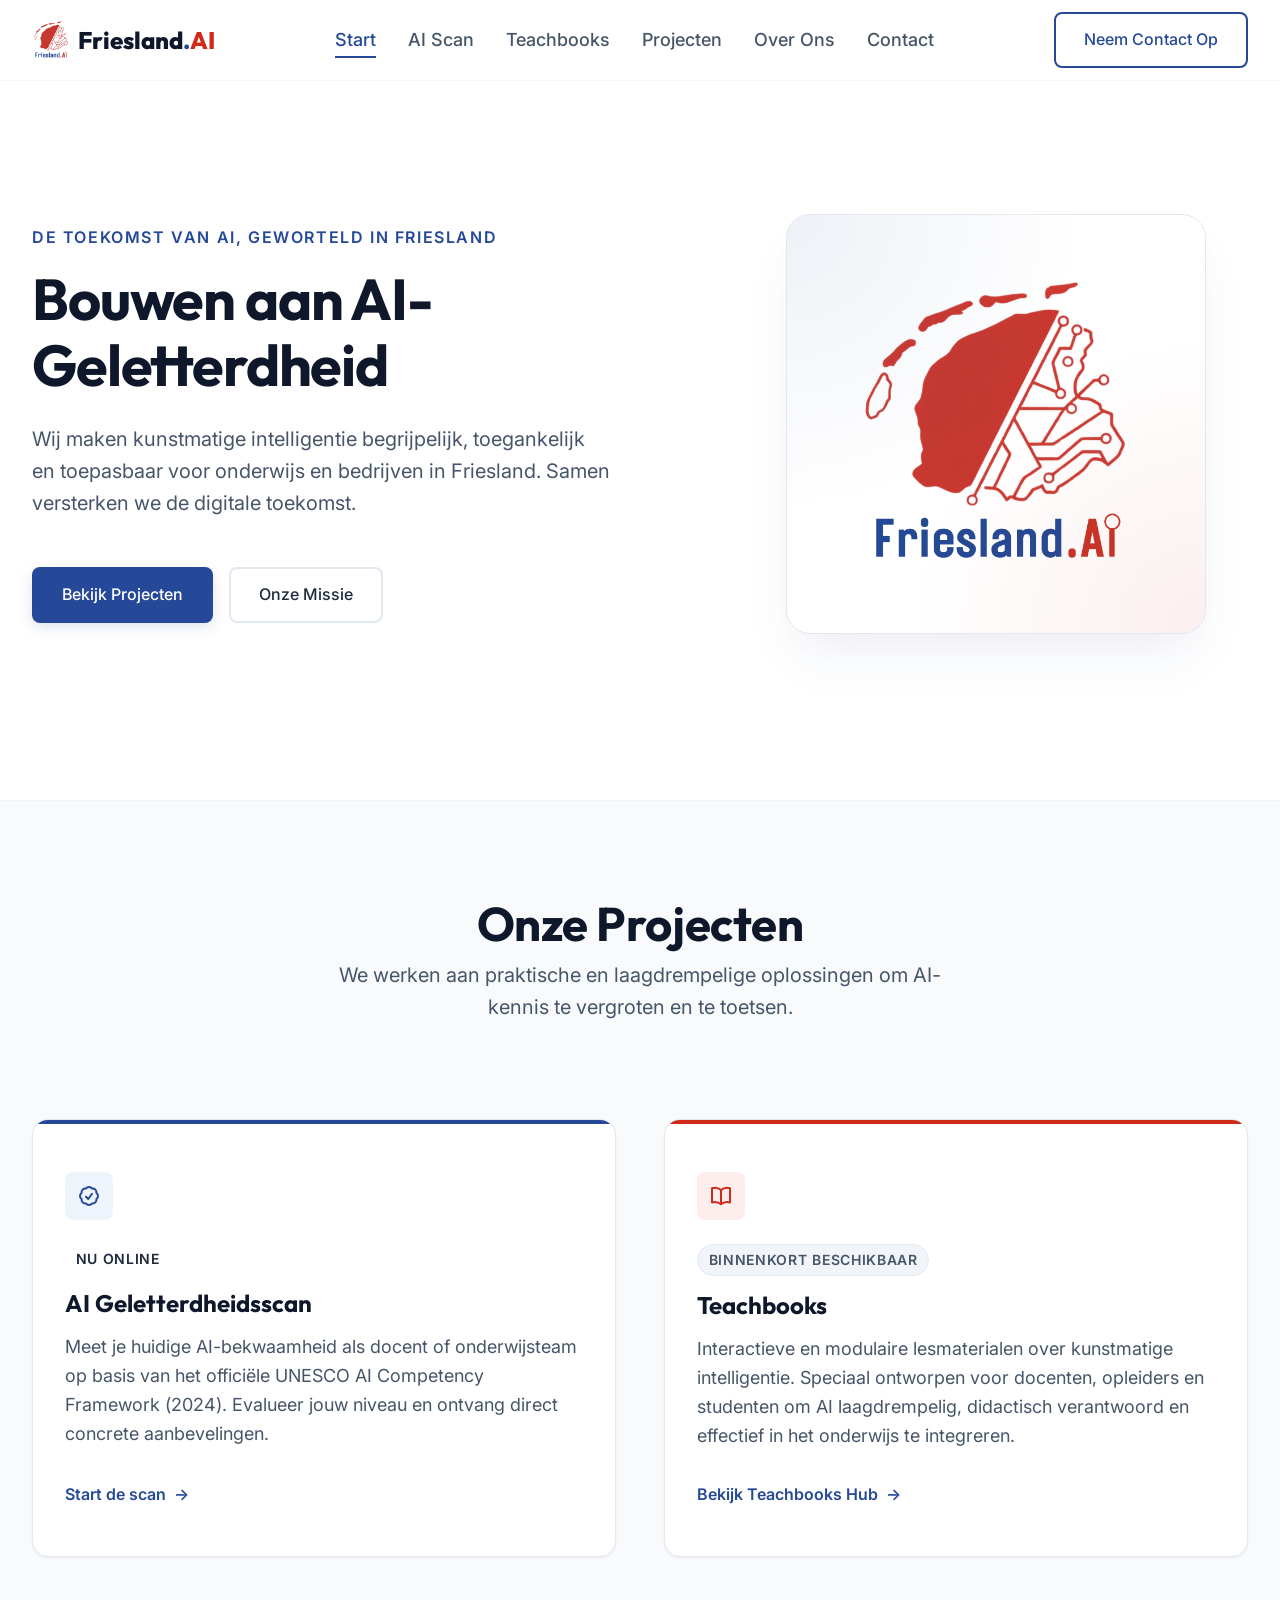
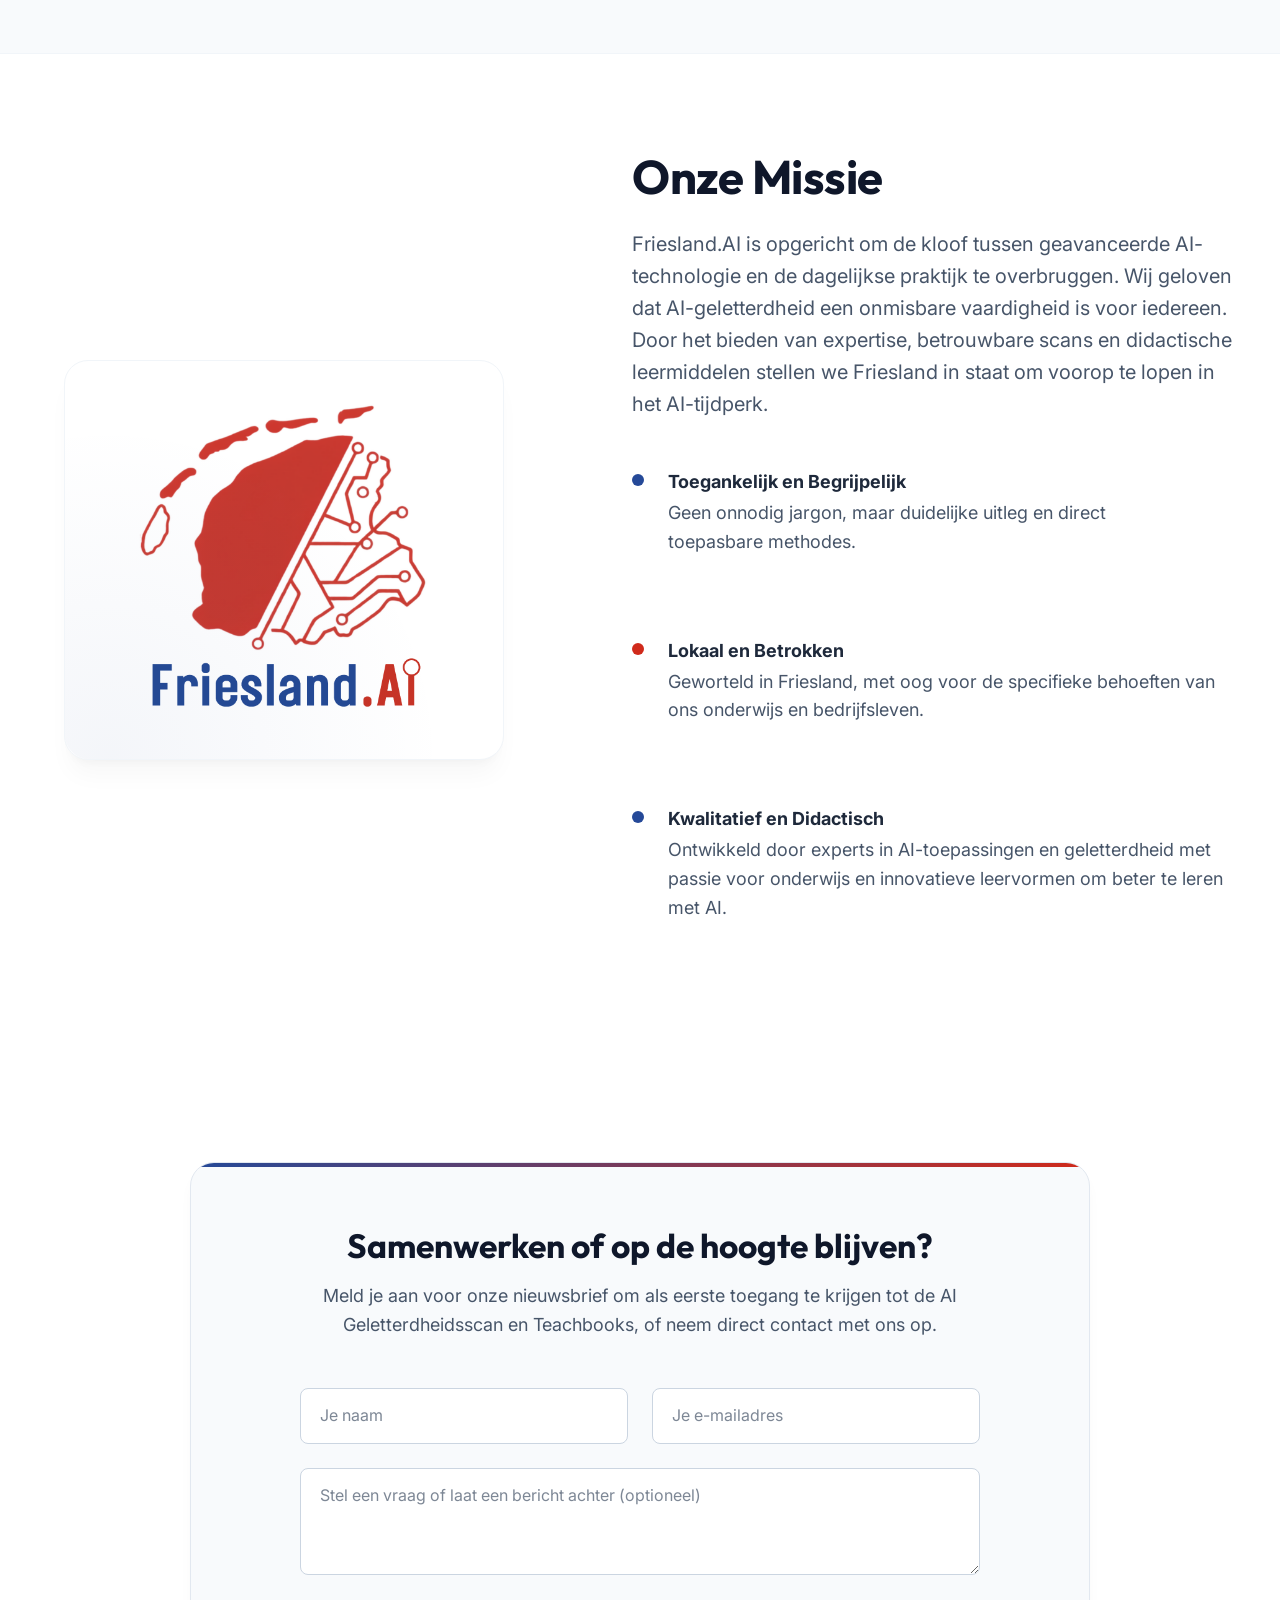
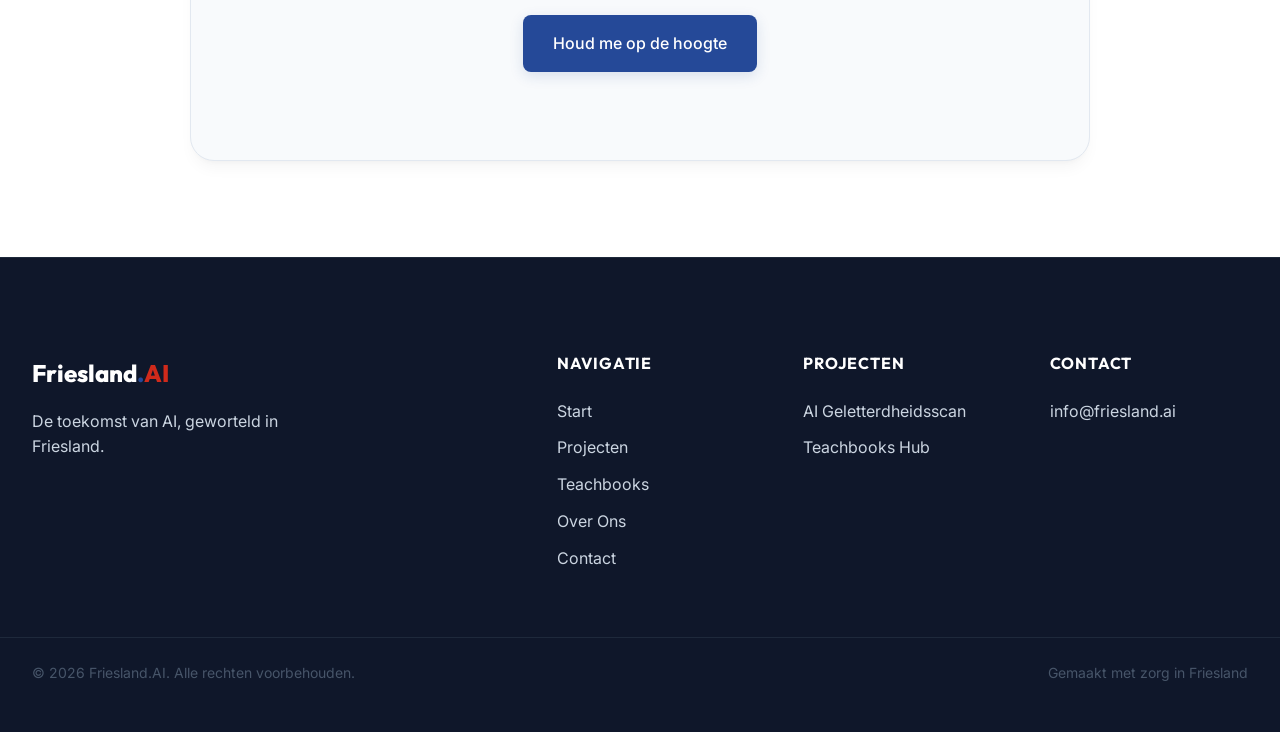
<file: index.html>
<!DOCTYPE html>
<html lang="nl">
<head>
    <meta charset="UTF-8">
    <meta name="viewport" content="width=device-width, initial-scale=1.0">
    <meta name="description" content="Friesland.AI - Bouwen aan AI-geletterdheid in Friesland. Ontdek de AI Geletterdheidsscan en Teachbooks. De toekomst van AI, geworteld in Friesland.">
    <title>Friesland.AI | Bouwen aan AI-Geletterdheid</title>
    
    <!-- Favicon -->
    <link rel="icon" type="image/png" href="assets/logo.png">
    
    <!-- Google Fonts -->
    <link rel="preconnect" href="https://fonts.googleapis.com">
    <link rel="preconnect" href="https://fonts.gstatic.com" crossorigin>
    <link href="https://fonts.googleapis.com/css2?family=Inter:wght@300;400;500;600&family=Outfit:wght@400;500;600;700;800&display=swap" rel="stylesheet">
    
    <!-- Stylesheet -->
    <link rel="stylesheet" href="styles/main.css">
</head>
<body>
    <!-- Background Glow Accents -->
    <div class="bg-glow bg-glow-blue" aria-hidden="true"></div>
    <div class="bg-glow bg-glow-red" aria-hidden="true"></div>

    <!-- Navigation Header -->
    <header class="site-header">
        <div class="header-container container">
            <a href="#home" class="logo-link" aria-label="Friesland.AI home">
                <img src="assets/logo.png" alt="Friesland.AI Logo" class="nav-logo">
                <span class="logo-text">Friesland<span class="logo-dot">.</span><span class="logo-ai">AI</span></span>
            </a>
            <nav class="main-nav" aria-label="Hoofdmenu">
                <ul class="nav-list">
                    <li><a href="#home" class="nav-link active">Start</a></li>
                    <li><a href="scan/" class="nav-link">AI Scan</a></li>
                    <li><a href="teachbooks/" class="nav-link">Teachbooks</a></li>
                    <li><a href="#projecten" class="nav-link">Projecten</a></li>
                    <li><a href="#over-ons" class="nav-link">Over Ons</a></li>
                    <li><a href="#contact" class="nav-link">Contact</a></li>
                </ul>
            </nav>
            <div class="header-cta">
                <a href="#contact" class="btn btn-outline" id="header-cta-btn">Neem Contact Op</a>
            </div>
            <button class="mobile-nav-toggle" aria-controls="main-nav" aria-expanded="false" aria-label="Menu openen/sluiten">
                <span class="hamburger-line"></span>
                <span class="hamburger-line"></span>
                <span class="hamburger-line"></span>
            </button>
        </div>
    </header>

    <!-- Main Content -->
    <main>
        <!-- Hero Section -->
        <section id="home" class="hero-section container">
            <div class="hero-grid">
                <div class="hero-content reveal-on-scroll">
                    <span class="hero-tagline">De toekomst van AI, geworteld in Friesland</span>
                    <h1 class="hero-title">Bouwen aan AI-Geletterdheid</h1>
                    <p class="hero-lead">Wij maken kunstmatige intelligentie begrijpelijk, toegankelijk en toepasbaar voor onderwijs en bedrijven in Friesland. Samen versterken we de digitale toekomst.</p>
                    <div class="hero-actions">
                        <a href="#projecten" class="btn btn-primary">Bekijk Projecten</a>
                        <a href="#over-ons" class="btn btn-secondary">Onze Missie</a>
                    </div>
                </div>
                <div class="hero-visual-wrapper reveal-on-scroll delay-200">
                    <div class="hero-card">
                        <div class="hero-card-inner">
                            <img src="assets/logo.png" alt="Friesland.AI Logo" class="hero-logo-img">
                            <div class="hero-card-glow"></div>
                        </div>
                    </div>
                </div>
            </div>
        </section>

        <!-- Projects / Features Section -->
        <section id="projecten" class="projects-section">
            <div class="container">
                <div class="section-header reveal-on-scroll">
                    <h2 class="section-title">Onze Projecten</h2>
                    <p class="section-subtitle font-pretty">We werken aan praktische en laagdrempelige oplossingen om AI-kennis te vergroten en te toetsen.</p>
                </div>
                
                <div class="projects-grid">
                    <!-- Project 1: AI Geletterdheidsscan -->
                    <article class="project-card reveal-on-scroll">
                        <div class="card-accent-line card-accent-blue"></div>
                        <div class="card-content">
                            <div class="project-icon-box icon-blue" aria-hidden="true">
                                <svg xmlns="http://www.w3.org/2000/svg" fill="none" viewBox="0 0 24 24" stroke-width="2" stroke="currentColor" class="project-icon">
                                    <path stroke-linecap="round" stroke-linejoin="round" d="M9 12.75 11.25 15 15 9.75M21 12c0 1.268-.63 2.39-1.593 3.068a3.745 3.745 0 0 1-1.043 3.296 3.745 3.745 0 0 1-3.296 1.043A3.745 3.745 0 0 1 12 21c-1.268 0-2.39-.63-3.068-1.593a3.746 3.746 0 0 1-3.296-1.043 3.746 3.746 0 0 1-1.043-3.296A3.745 3.745 0 0 1 3 12c0-1.268.63-2.39 1.593-3.068a3.745 3.745 0 0 1 1.043-3.296 3.746 3.746 0 0 1 3.296-1.043A3.746 3.746 0 0 1 12 3c1.268 0 2.39.63 3.068 1.593a3.746 3.746 0 0 1 3.296 1.043 3.746 3.746 0 0 1 1.043 3.296A3.745 3.745 0 0 1 21 12Z" />
                                </svg>
                            </div>
                            <span class="badge badge-open-source">Nu online</span>
                            <h3 class="project-title">AI Geletterdheidsscan</h3>
                            <p class="project-description font-pretty">Meet je huidige AI-bekwaamheid als docent of onderwijsteam op basis van het officiële UNESCO AI Competency Framework (2024). Evalueer jouw niveau en ontvang direct concrete aanbevelingen.</p>
                            <a href="scan/" class="btn-text">Start de scan <span class="arrow" aria-hidden="true">&rarr;</span></a>
                        </div>
                    </article>

                    <!-- Project 2: Teachbooks -->
                    <article class="project-card reveal-on-scroll delay-100">
                        <div class="card-accent-line card-accent-red"></div>
                        <div class="card-content">
                            <div class="project-icon-box icon-red" aria-hidden="true">
                                <svg xmlns="http://www.w3.org/2000/svg" fill="none" viewBox="0 0 24 24" stroke-width="2" stroke="currentColor" class="project-icon">
                                    <path stroke-linecap="round" stroke-linejoin="round" d="M12 6.042A8.967 8.967 0 0 0 6 3.75c-1.052 0-2.062.18-3 .512v14.25A8.987 8.987 0 0 1 6 18c2.305 0 4.408.867 6 2.292m0-14.25a8.966 8.966 0 0 1 6-2.292c1.052 0 2.062.18 3 .512v14.25A8.987 8.987 0 0 0 18 18a8.967 8.967 0 0 0-6 2.292m0-14.25v14.25" />
                                </svg>
                            </div>
                            <span class="badge badge-soon">Binnenkort beschikbaar</span>
                            <h3 class="project-title">Teachbooks</h3>
                            <p class="project-description font-pretty">Interactieve en modulaire lesmaterialen over kunstmatige intelligentie. Speciaal ontworpen voor docenten, opleiders en studenten om AI laagdrempelig, didactisch verantwoord en effectief in het onderwijs te integreren.</p>
                            <a href="teachbooks/" class="btn-text">Bekijk Teachbooks Hub <span class="arrow" aria-hidden="true">&rarr;</span></a>
                        </div>
                    </article>
                </div>
            </div>
        </section>

        <!-- About Section -->
        <section id="over-ons" class="about-section container">
            <div class="about-grid">
                <div class="about-visual-wrapper reveal-on-scroll">
                    <div class="about-card">
                        <img src="assets/logo.png" alt="Friesland.AI Logo" class="about-logo-img">
                        <div class="about-card-glow"></div>
                    </div>
                </div>
                <div class="about-content reveal-on-scroll delay-200">
                    <h2 class="section-title">Onze Missie</h2>
                    <p class="font-pretty">Friesland.AI is opgericht om de kloof tussen geavanceerde AI-technologie en de dagelijkse praktijk te overbruggen. Wij geloven dat AI-geletterdheid een onmisbare vaardigheid is voor iedereen. Door het bieden van expertise, betrouwbare scans en didactische leermiddelen stellen we Friesland in staat om voorop te lopen in het AI-tijdperk.</p>
                    
                    <ul class="values-list" role="list">
                        <li>
                            <span class="value-bullet bullet-blue" aria-hidden="true"></span>
                            <div>
                                <strong>Toegankelijk en Begrijpelijk</strong>
                                <p class="value-desc font-pretty">Geen onnodig jargon, maar duidelijke uitleg en direct toepasbare methodes.</p>
                            </div>
                        </li>
                        <li>
                            <span class="value-bullet bullet-red" aria-hidden="true"></span>
                            <div>
                                <strong>Lokaal en Betrokken</strong>
                                <p class="value-desc font-pretty">Geworteld in Friesland, met oog voor de specifieke behoeften van ons onderwijs en bedrijfsleven.</p>
                            </div>
                        </li>
                        <li>
                            <span class="value-bullet bullet-blue" aria-hidden="true"></span>
                            <div>
                                <strong>Kwalitatief en Didactisch</strong>
                                <p class="value-desc font-pretty">Ontwikkeld door experts in AI-toepassingen en geletterdheid met passie voor onderwijs en innovatieve leervormen om beter te leren met AI.</p>
                            </div>
                        </li>
                    </ul>
                </div>
            </div>
        </section>

        <!-- Contact Section -->
        <section id="contact" class="contact-section">
            <div class="container">
                <div class="contact-card reveal-on-scroll">
                    <div class="contact-card-content">
                        <h2 class="contact-title">Samenwerken of op de hoogte blijven?</h2>
                        <p class="contact-lead font-pretty">Meld je aan voor onze nieuwsbrief om als eerste toegang te krijgen tot de AI Geletterdheidsscan en Teachbooks, of neem direct contact met ons op.</p>
                        
                        <!-- Mini Registration Form -->
                        <form id="contact-form" class="contact-form" aria-label="Aanmelden of contact opnemen">
                            <div class="form-group-row">
                                <div class="form-group">
                                    <label for="name" class="sr-only">Naam</label>
                                    <input type="text" id="name" name="name" placeholder="Je naam" required autocomplete="name">
                                </div>
                                <div class="form-group">
                                    <label for="email" class="sr-only">E-mailadres</label>
                                    <input type="email" id="email" name="email" placeholder="Je e-mailadres" required autocomplete="email">
                                </div>
                            </div>
                            <div class="form-group-textarea">
                                <label for="message" class="sr-only">Bericht (optioneel)</label>
                                <textarea id="message" name="message" placeholder="Stel een vraag of laat een bericht achter (optioneel)" rows="3"></textarea>
                            </div>
                            <button type="submit" class="btn btn-primary btn-submit">Houd me op de hoogte</button>
                        </form>
                        <div id="form-feedback" class="form-feedback" role="alert" aria-live="polite"></div>
                    </div>
                </div>
            </div>
        </section>
    </main>

    <!-- Footer -->
    <footer class="site-footer">
        <div class="container footer-container">
            <div class="footer-brand">
                <span class="footer-logo">Friesland<span class="logo-dot">.</span><span class="logo-ai">AI</span></span>
                <p class="footer-tagline">De toekomst van AI, geworteld in Friesland.</p>
            </div>
            <div class="footer-links">
                <div class="footer-nav-col">
                    <h4 class="footer-col-title">Navigatie</h4>
                    <ul class="footer-list">
                        <li><a href="#home">Start</a></li>
                        <li><a href="#projecten">Projecten</a></li>
                        <li><a href="teachbooks/">Teachbooks</a></li>
                        <li><a href="#over-ons">Over Ons</a></li>
                        <li><a href="#contact">Contact</a></li>
                    </ul>
                </div>
                <div class="footer-nav-col">
                    <h4 class="footer-col-title">Projecten</h4>
                    <ul class="footer-list">
                        <li><a href="scan/">AI Geletterdheidsscan</a></li>
                        <li><a href="teachbooks/">Teachbooks Hub</a></li>
                    </ul>
                </div>
                <div class="footer-nav-col">
                    <h4 class="footer-col-title">Contact</h4>
                    <ul class="footer-list">
                        <li><a href="mailto:info@friesland.ai" class="footer-email">info@friesland.ai</a></li>
                    </ul>
                </div>
            </div>
        </div>
        <div class="footer-bottom container">
            <p class="copyright">&copy; 2026 Friesland.AI. Alle rechten voorbehouden.</p>
            <p class="credits">Gemaakt met zorg in Friesland</p>
        </div>
    </footer>

    <!-- Script -->
    <script src="scripts/main.js"></script>
</body>
</html>
</file>
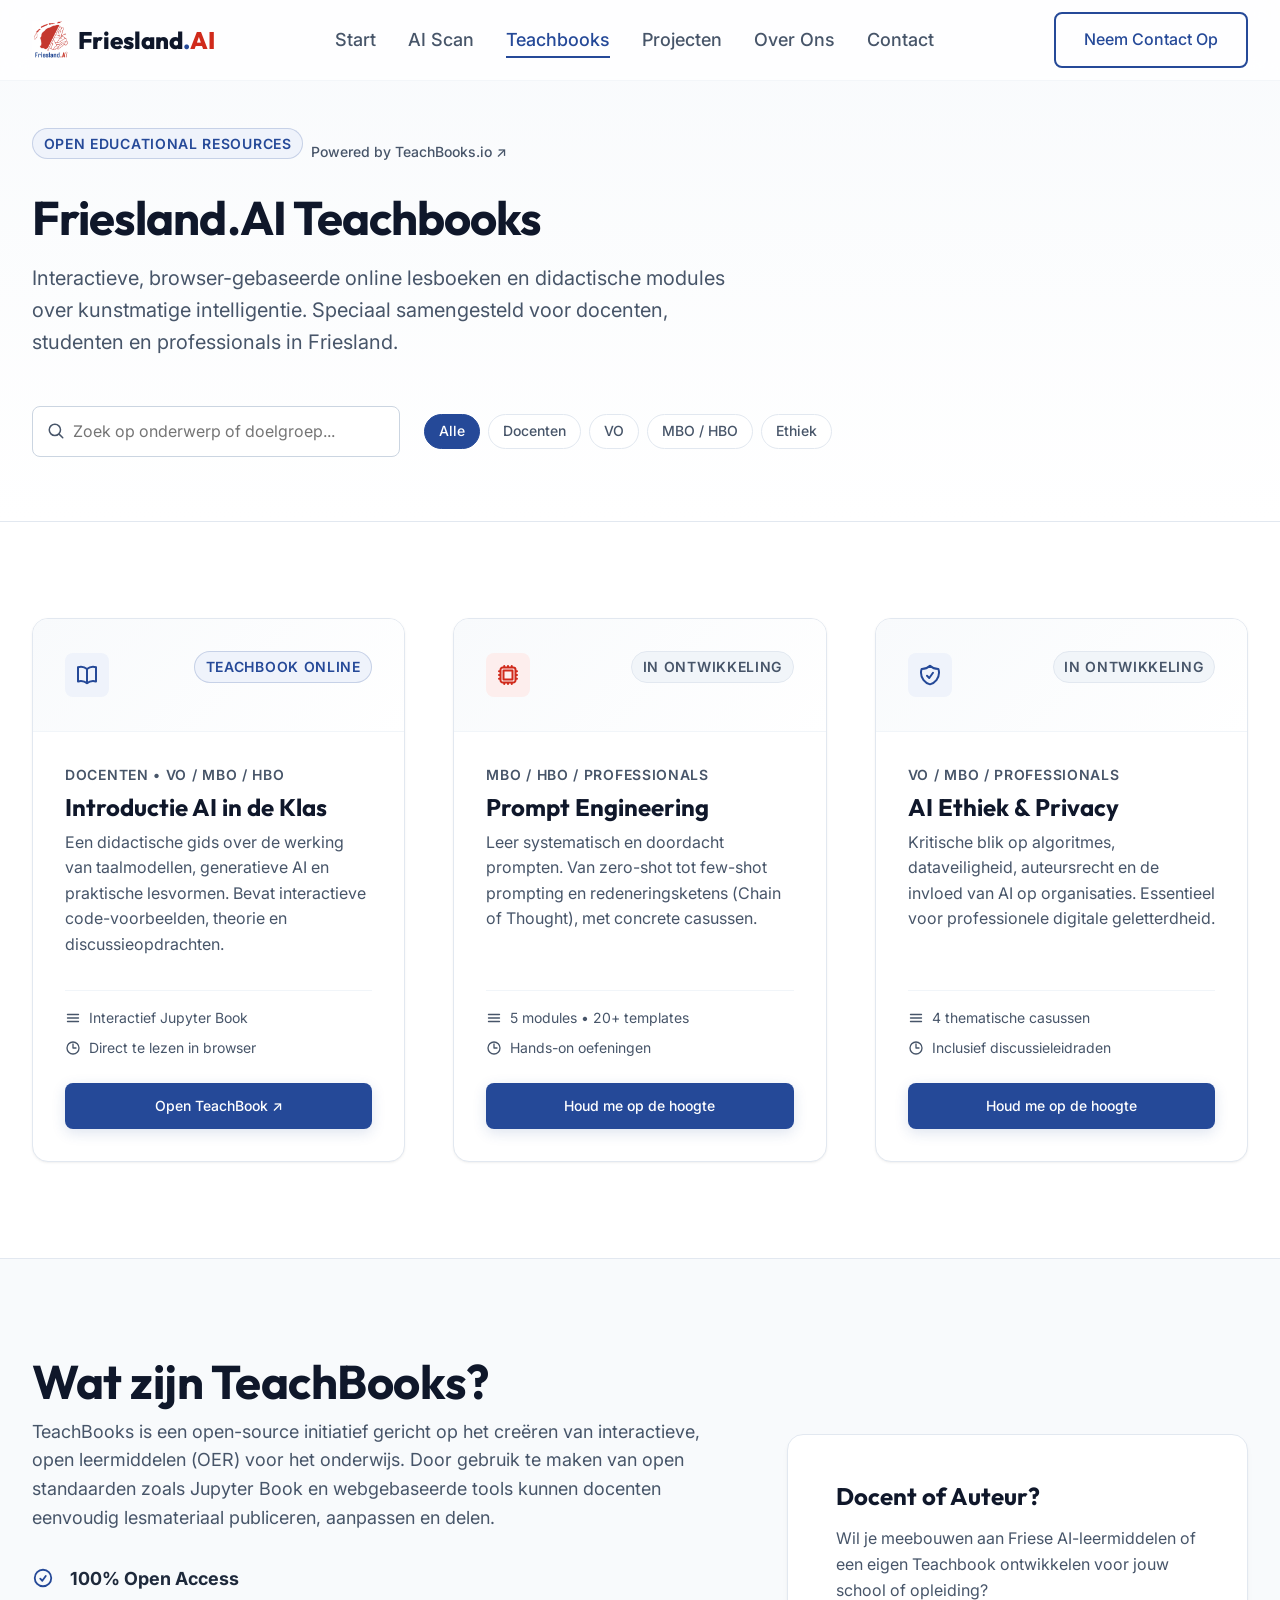
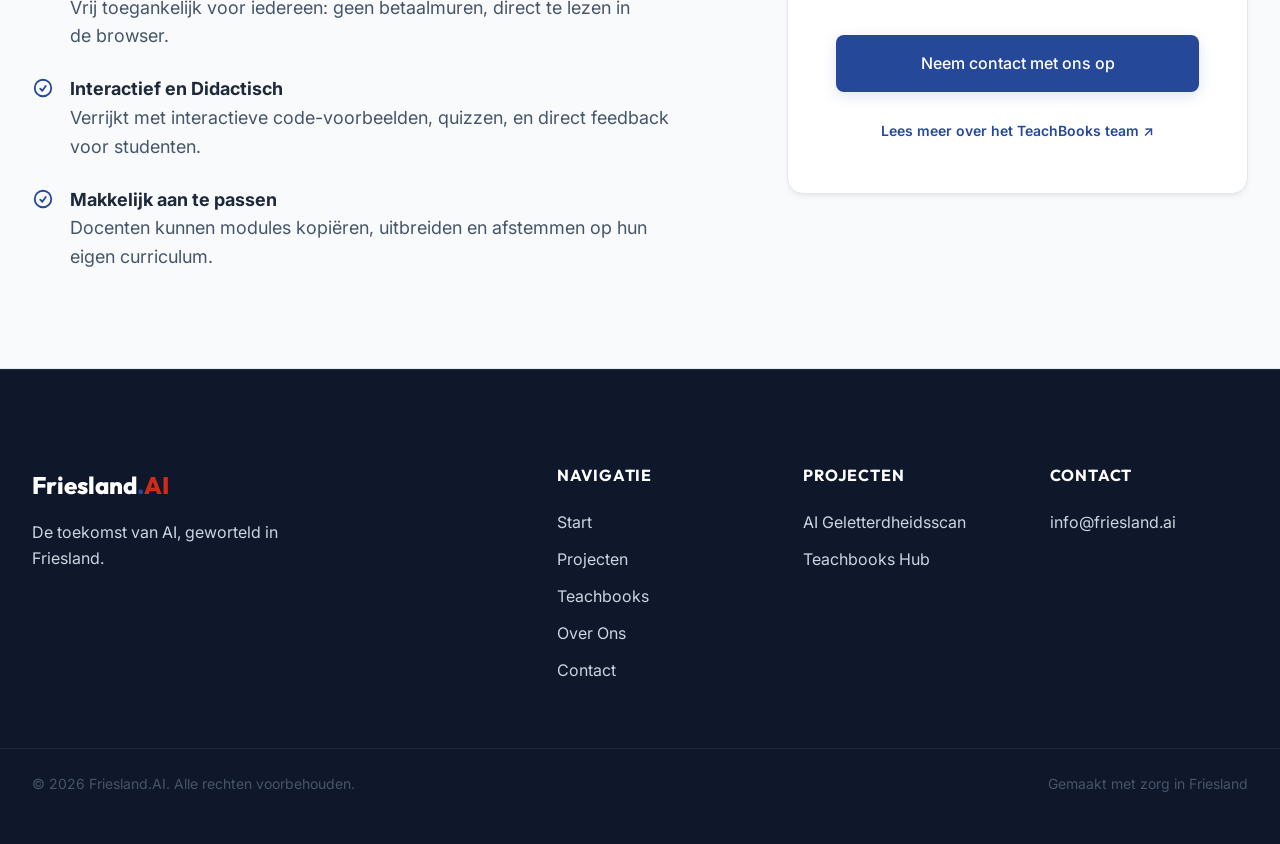
<file: teachbooks/index.html>
<!DOCTYPE html>
<html lang="nl">
<head>
    <meta charset="UTF-8">
    <meta name="viewport" content="width=device-width, initial-scale=1.0">
    <meta name="description" content="Friesland.AI Teachbooks - Open, interactieve lesboeken en modules over kunstmatige intelligentie voor onderwijs en praktijk in Friesland.">
    <title>Teachbooks | Friesland.AI</title>
    
    <!-- Favicon -->
    <link rel="icon" type="image/png" href="../assets/logo.png">
    
    <!-- Google Fonts -->
    <link rel="preconnect" href="https://fonts.googleapis.com">
    <link rel="preconnect" href="https://fonts.gstatic.com" crossorigin>
    <link href="https://fonts.googleapis.com/css2?family=Inter:wght@300;400;500;600&family=Outfit:wght@400;500;600;700;800&display=swap" rel="stylesheet">
    
    <!-- Stylesheets -->
    <link rel="stylesheet" href="../styles/main.css">
    <link rel="stylesheet" href="../styles/teachbooks.css">
</head>
<body>
    <!-- Background Glow Accents -->
    <div class="bg-glow bg-glow-blue" aria-hidden="true"></div>
    <div class="bg-glow bg-glow-red" aria-hidden="true"></div>

    <!-- Navigation Header -->
    <header class="site-header">
        <div class="header-container container">
            <a href="../" class="logo-link" aria-label="Friesland.AI home">
                <img src="../assets/logo.png" alt="Friesland.AI Logo" class="nav-logo">
                <span class="logo-text">Friesland<span class="logo-dot">.</span><span class="logo-ai">AI</span></span>
            </a>
            <nav class="main-nav" aria-label="Hoofdmenu">
                <ul class="nav-list">
                    <li><a href="../#home" class="nav-link">Start</a></li>
                    <li><a href="../scan/" class="nav-link">AI Scan</a></li>
                    <li><a href="index.html" class="nav-link active">Teachbooks</a></li>
                    <li><a href="../#projecten" class="nav-link">Projecten</a></li>
                    <li><a href="../#over-ons" class="nav-link">Over Ons</a></li>
                    <li><a href="../#contact" class="nav-link">Contact</a></li>
                </ul>
            </nav>
            <div class="header-cta">
                <a href="../#contact" class="btn btn-outline" id="header-cta-btn">Neem Contact Op</a>
            </div>
            <button class="mobile-nav-toggle" aria-controls="main-nav" aria-expanded="false" aria-label="Menu openen/sluiten">
                <span class="hamburger-line"></span>
                <span class="hamburger-line"></span>
                <span class="hamburger-line"></span>
            </button>
        </div>
    </header>

    <main>
        <!-- Teachbooks Hero Section -->
        <section class="teachbooks-hero">
            <div class="container">
                <div class="teachbooks-badge-wrapper reveal-on-scroll">
                    <span class="badge badge-open-source">Open Educational Resources</span>
                    <a href="https://teachbooks.io/our-team/" target="_blank" rel="noopener noreferrer" class="badge-teachbooks-link">
                        Powered by TeachBooks.io &nearr;
                    </a>
                </div>
                <h1 class="teachbooks-hero-title reveal-on-scroll">Friesland.AI Teachbooks</h1>
                <p class="teachbooks-hero-lead font-pretty reveal-on-scroll delay-100">
                    Interactieve, browser-gebaseerde online lesboeken en didactische modules over kunstmatige intelligentie. Speciaal samengesteld voor docenten, studenten en professionals in Friesland.
                </p>

                <!-- Search & Filters -->
                <div class="catalog-controls reveal-on-scroll delay-200">
                    <div class="search-box">
                        <svg xmlns="http://www.w3.org/2000/svg" fill="none" viewBox="0 0 24 24" stroke-width="2" stroke="currentColor" class="search-icon" aria-hidden="true">
                            <path stroke-linecap="round" stroke-linejoin="round" d="m21 21-5.197-5.197m0 0A7.5 7.5 0 1 0 5.196 5.196a7.5 7.5 0 0 0 10.607 10.607Z" />
                        </svg>
                        <input type="search" id="teachbook-search" class="search-input" placeholder="Zoek op onderwerp of doelgroep..." aria-label="Zoeken in Teachbooks">
                    </div>
                    <div class="filter-pills" role="toolbar" aria-label="Filter boeken op categorie">
                        <button type="button" class="filter-pill active" data-filter="all">Alle</button>
                        <button type="button" class="filter-pill" data-filter="docenten">Docenten</button>
                        <button type="button" class="filter-pill" data-filter="vo">VO</button>
                        <button type="button" class="filter-pill" data-filter="mbo-hbo">MBO / HBO</button>
                        <button type="button" class="filter-pill" data-filter="ethiek">Ethiek</button>
                    </div>
                </div>
            </div>
        </section>

        <!-- Book Catalog Grid -->
        <section class="catalog-section container">
            <div class="catalog-grid">
                <!-- Book 1 -->
                <article class="book-card reveal-on-scroll" data-categories="docenten vo mbo-hbo basis">
                    <div class="book-card-top">
                        <div class="book-icon-wrapper book-icon-blue" aria-hidden="true">
                            <svg xmlns="http://www.w3.org/2000/svg" fill="none" viewBox="0 0 24 24" stroke-width="2" stroke="currentColor" class="project-icon">
                                <path stroke-linecap="round" stroke-linejoin="round" d="M12 6.042A8.967 8.967 0 0 0 6 3.75c-1.052 0-2.062.18-3 .512v14.25A8.987 8.987 0 0 1 6 18c2.305 0 4.408.867 6 2.292m0-14.25a8.966 8.966 0 0 1 6-2.292c1.052 0 2.062.18 3 .512v14.25A8.987 8.987 0 0 0 18 18a8.967 8.967 0 0 0-6 2.292m0-14.25v14.25" />
                            </svg>
                        </div>
                        <span class="badge badge-open-source">TeachBook Online</span>
                    </div>
                    <div class="book-card-body">
                        <span class="book-target-tag">Docenten • VO / MBO / HBO</span>
                        <h2 class="book-title">Introductie AI in de Klas</h2>
                        <p class="book-description font-pretty">
                            Een didactische gids over de werking van taalmodellen, generatieve AI en praktische lesvormen. Bevat interactieve code-voorbeelden, theorie en discussieopdrachten.
                        </p>
                        <div class="book-meta-list">
                            <div class="book-meta-item">
                                <svg xmlns="http://www.w3.org/2000/svg" fill="none" viewBox="0 0 24 24" stroke-width="2" stroke="currentColor" style="width: 16px; height: 16px;">
                                    <path stroke-linecap="round" stroke-linejoin="round" d="M3.75 6.75h16.5M3.75 12h16.5m-16.5 5.25h16.5" />
                                </svg>
                                <span>Interactief Jupyter Book</span>
                            </div>
                            <div class="book-meta-item">
                                <svg xmlns="http://www.w3.org/2000/svg" fill="none" viewBox="0 0 24 24" stroke-width="2" stroke="currentColor" style="width: 16px; height: 16px;">
                                    <path stroke-linecap="round" stroke-linejoin="round" d="M12 6v6h4.5m4.5 0a9 9 0 1 1-18 0 9 9 0 0 1 18 0Z" />
                                </svg>
                                <span>Direct te lezen in browser</span>
                            </div>
                        </div>
                        <div class="book-card-footer">
                            <a href="https://friesland-ai.github.io/ai-in-de-klas/main/" target="_blank" rel="noopener noreferrer" class="btn btn-primary">Open TeachBook &nearr;</a>
                        </div>
                    </div>
                </article>

                <!-- Book 2 -->
                <article class="book-card reveal-on-scroll delay-100" data-categories="docenten mbo-hbo gevorderd">
                    <div class="book-card-top">
                        <div class="book-icon-wrapper book-icon-red" aria-hidden="true">
                            <svg xmlns="http://www.w3.org/2000/svg" fill="none" viewBox="0 0 24 24" stroke-width="2" stroke="currentColor" class="project-icon">
                                <path stroke-linecap="round" stroke-linejoin="round" d="M8.25 3v1.5M4.5 8.25H3m18 0h-1.5M4.5 12H3m18 0h-1.5m-15 3.75H3m18 0h-1.5M8.25 19.5V21M12 3v1.5m0 15V21m3.75-18v1.5m0 15V21m-9-1.5h10.5a2.25 2.25 0 0 0 2.25-2.25V6.75a2.25 2.25 0 0 0-2.25-2.25H6.75A2.25 2.25 0 0 0 4.5 6.75v10.5a2.25 2.25 0 0 0 2.25 2.25Zm.75-12h9v9h-9v-9Z" />
                            </svg>
                        </div>
                        <span class="badge badge-soon">In ontwikkeling</span>
                    </div>
                    <div class="book-card-body">
                        <span class="book-target-tag">MBO / HBO / Professionals</span>
                        <h2 class="book-title">Prompt Engineering</h2>
                        <p class="book-description font-pretty">
                            Leer systematisch en doordacht prompten. Van zero-shot tot few-shot prompting en redeneringsketens (Chain of Thought), met concrete casussen.
                        </p>
                        <div class="book-meta-list">
                            <div class="book-meta-item">
                                <svg xmlns="http://www.w3.org/2000/svg" fill="none" viewBox="0 0 24 24" stroke-width="2" stroke="currentColor" style="width: 16px; height: 16px;">
                                    <path stroke-linecap="round" stroke-linejoin="round" d="M3.75 6.75h16.5M3.75 12h16.5m-16.5 5.25h16.5" />
                                </svg>
                                <span>5 modules • 20+ templates</span>
                            </div>
                            <div class="book-meta-item">
                                <svg xmlns="http://www.w3.org/2000/svg" fill="none" viewBox="0 0 24 24" stroke-width="2" stroke="currentColor" style="width: 16px; height: 16px;">
                                    <path stroke-linecap="round" stroke-linejoin="round" d="M12 6v6h4.5m4.5 0a9 9 0 1 1-18 0 9 9 0 0 1 18 0Z" />
                                </svg>
                                <span>Hands-on oefeningen</span>
                            </div>
                        </div>
                        <div class="book-card-footer">
                            <a href="../#contact" class="btn btn-primary">Houd me op de hoogte</a>
                        </div>
                    </div>
                </article>

                <!-- Book 3 -->
                <article class="book-card reveal-on-scroll delay-200" data-categories="ethiek vo mbo-hbo">
                    <div class="book-card-top">
                        <div class="book-icon-wrapper book-icon-blue" aria-hidden="true">
                            <svg xmlns="http://www.w3.org/2000/svg" fill="none" viewBox="0 0 24 24" stroke-width="2" stroke="currentColor" class="project-icon">
                                <path stroke-linecap="round" stroke-linejoin="round" d="M9 12.75 11.25 15 15 9.75m-3-7.036A11.959 11.959 0 0 1 3.598 6 11.99 11.99 0 0 0 3 9.749c0 5.592 3.824 10.29 9 11.623 5.176-1.332 9-6.03 9-11.622 0-1.31-.21-2.571-.598-3.751h-.152c-3.196 0-6.1-1.248-8.25-3.285Z" />
                            </svg>
                        </div>
                        <span class="badge badge-soon">In ontwikkeling</span>
                    </div>
                    <div class="book-card-body">
                        <span class="book-target-tag">VO / MBO / Professionals</span>
                        <h2 class="book-title">AI Ethiek & Privacy</h2>
                        <p class="book-description font-pretty">
                            Kritische blik op algoritmes, dataveiligheid, auteursrecht en de invloed van AI op organisaties. Essentieel voor professionele digitale geletterdheid.
                        </p>
                        <div class="book-meta-list">
                            <div class="book-meta-item">
                                <svg xmlns="http://www.w3.org/2000/svg" fill="none" viewBox="0 0 24 24" stroke-width="2" stroke="currentColor" style="width: 16px; height: 16px;">
                                    <path stroke-linecap="round" stroke-linejoin="round" d="M3.75 6.75h16.5M3.75 12h16.5m-16.5 5.25h16.5" />
                                </svg>
                                <span>4 thematische casussen</span>
                            </div>
                            <div class="book-meta-item">
                                <svg xmlns="http://www.w3.org/2000/svg" fill="none" viewBox="0 0 24 24" stroke-width="2" stroke="currentColor" style="width: 16px; height: 16px;">
                                    <path stroke-linecap="round" stroke-linejoin="round" d="M12 6v6h4.5m4.5 0a9 9 0 1 1-18 0 9 9 0 0 1 18 0Z" />
                                </svg>
                                <span>Inclusief discussieleidraden</span>
                            </div>
                        </div>
                        <div class="book-card-footer">
                            <a href="../#contact" class="btn btn-primary">Houd me op de hoogte</a>
                        </div>
                    </div>
                </article>

                <div class="no-results">
                    <p>Geen Teachbooks gevonden voor deze zoekopdracht of filter.</p>
                </div>
            </div>
        </section>

        <!-- TeachBooks Ecosystem Info for Educators -->
        <section class="educator-section">
            <div class="container">
                <div class="educator-grid">
                    <div class="educator-content reveal-on-scroll">
                        <h2 class="section-title">Wat zijn TeachBooks?</h2>
                        <p class="font-pretty">
                            TeachBooks is een open-source initiatief gericht op het creëren van interactieve, open leermiddelen (OER) voor het onderwijs. Door gebruik te maken van open standaarden zoals Jupyter Book en webgebaseerde tools kunnen docenten eenvoudig lesmateriaal publiceren, aanpassen en delen.
                        </p>
                        <div class="feature-list">
                            <div class="feature-item">
                                <svg xmlns="http://www.w3.org/2000/svg" fill="none" viewBox="0 0 24 24" stroke-width="2" stroke="currentColor" class="feature-icon" aria-hidden="true">
                                    <path stroke-linecap="round" stroke-linejoin="round" d="M9 12.75 11.25 15 15 9.75M21 12a9 9 0 1 1-18 0 9 9 0 0 1 18 0Z" />
                                </svg>
                                <div>
                                    <strong>100% Open Access</strong>
                                    <p class="font-pretty">Vrij toegankelijk voor iedereen: geen betaalmuren, direct te lezen in de browser.</p>
                                </div>
                            </div>
                            <div class="feature-item">
                                <svg xmlns="http://www.w3.org/2000/svg" fill="none" viewBox="0 0 24 24" stroke-width="2" stroke="currentColor" class="feature-icon" aria-hidden="true">
                                    <path stroke-linecap="round" stroke-linejoin="round" d="M9 12.75 11.25 15 15 9.75M21 12a9 9 0 1 1-18 0 9 9 0 0 1 18 0Z" />
                                </svg>
                                <div>
                                    <strong>Interactief en Didactisch</strong>
                                    <p class="font-pretty">Verrijkt met interactieve code-voorbeelden, quizzen, en direct feedback voor studenten.</p>
                                </div>
                            </div>
                            <div class="feature-item">
                                <svg xmlns="http://www.w3.org/2000/svg" fill="none" viewBox="0 0 24 24" stroke-width="2" stroke="currentColor" class="feature-icon" aria-hidden="true">
                                    <path stroke-linecap="round" stroke-linejoin="round" d="M9 12.75 11.25 15 15 9.75M21 12a9 9 0 1 1-18 0 9 9 0 0 1 18 0Z" />
                                </svg>
                                <div>
                                    <strong>Makkelijk aan te passen</strong>
                                    <p class="font-pretty">Docenten kunnen modules kopiëren, uitbreiden en afstemmen op hun eigen curriculum.</p>
                                </div>
                            </div>
                        </div>
                    </div>
                    <div class="educator-card-box reveal-on-scroll delay-200">
                        <h3 class="contact-title" style="font-size: var(--fs-xl);">Docent of Auteur?</h3>
                        <p class="font-pretty" style="margin-block: var(--space-sm); font-size: var(--fs-sm);">
                            Wil je meebouwen aan Friese AI-leermiddelen of een eigen Teachbook ontwikkelen voor jouw school of opleiding?
                        </p>
                        <a href="../#contact" class="btn btn-primary" style="width: 100%; margin-top: var(--space-sm);">Neem contact met ons op</a>
                        <div style="margin-top: var(--space-md); text-align: center;">
                            <a href="https://teachbooks.io/our-team/" target="_blank" rel="noopener noreferrer" class="btn-text" style="font-size: var(--fs-xs);">
                                Lees meer over het TeachBooks team &nearr;
                            </a>
                        </div>
                    </div>
                </div>
            </div>
        </section>
    </main>

    <!-- Footer -->
    <footer class="site-footer">
        <div class="container footer-container">
            <div class="footer-brand">
                <span class="footer-logo">Friesland<span class="logo-dot">.</span><span class="logo-ai">AI</span></span>
                <p class="footer-tagline">De toekomst van AI, geworteld in Friesland.</p>
            </div>
            <div class="footer-links">
                <div class="footer-nav-col">
                    <h4 class="footer-col-title">Navigatie</h4>
                    <ul class="footer-list">
                        <li><a href="../#home">Start</a></li>
                        <li><a href="../#projecten">Projecten</a></li>
                        <li><a href="index.html">Teachbooks</a></li>
                        <li><a href="../#over-ons">Over Ons</a></li>
                        <li><a href="../#contact">Contact</a></li>
                    </ul>
                </div>
                <div class="footer-nav-col">
                    <h4 class="footer-col-title">Projecten</h4>
                    <ul class="footer-list">
                        <li><a href="../scan/">AI Geletterdheidsscan</a></li>
                        <li><a href="index.html">Teachbooks Hub</a></li>
                    </ul>
                </div>
                <div class="footer-nav-col">
                    <h4 class="footer-col-title">Contact</h4>
                    <ul class="footer-list">
                        <li><a href="mailto:info@friesland.ai" class="footer-email">info@friesland.ai</a></li>
                    </ul>
                </div>
            </div>
        </div>
        <div class="footer-bottom container">
            <p class="copyright">&copy; 2026 Friesland.AI. Alle rechten voorbehouden.</p>
            <p class="credits">Gemaakt met zorg in Friesland</p>
        </div>
    </footer>

    <!-- Scripts -->
    <script src="../scripts/main.js"></script>
    <script src="../scripts/teachbooks.js"></script>
</body>
</html>
</file>
<file: styles/main.css>
/* CSS Cascade Layers */
@layer reset, tokens, base, layout, components, utilities;

@layer reset {
    /* Modern Reset */
    *, *::before, *::after {
        box-sizing: border-box;
        margin: 0;
        padding: 0;
    }

    html {
        scroll-behavior: smooth;
        -webkit-text-size-adjust: 100%;
    }

    body {
        min-height: 100vh;
        text-rendering: optimizeSpeed;
        line-height: 1.6;
        overflow-x: hidden;
    }

    img, picture, svg {
        max-width: 100%;
        display: block;
    }

    input, button, textarea, select {
        font: inherit;
    }

    a {
        text-decoration: none;
        color: inherit;
    }

    ul, ol {
        list-style: none;
    }
}

@layer tokens {
    :root {
        /* Color Palette */
        /* Primary Blue: #244994 -> hsl(221, 61%, 37%) */
        --color-primary-hue: 221;
        --color-primary-saturation: 61%;
        --color-primary-lightness: 37%;
        --color-primary: hsl(var(--color-primary-hue), var(--color-primary-saturation), var(--color-primary-lightness));
        --color-primary-subtle: hsl(var(--color-primary-hue), var(--color-primary-saturation), 96%);
        
        /* Secondary Red: #c73326 -> hsl(5, 77%, 46%) */
        --color-secondary-hue: 5;
        --color-secondary-saturation: 77%;
        --color-secondary-lightness: 46%;
        --color-secondary: hsl(var(--color-secondary-hue), var(--color-secondary-saturation), var(--color-secondary-lightness));
        --color-secondary-subtle: hsl(var(--color-secondary-hue), var(--color-secondary-saturation), 96%);

        /* Neutrals */
        --color-white: #ffffff;
        --color-neutral-50: #f8fafc;
        --color-neutral-100: #f1f5f9;
        --color-neutral-200: #e2e8f0;
        --color-neutral-300: #cbd5e1;
        --color-neutral-600: #475569;
        --color-neutral-800: #1e293b;
        --color-neutral-900: #0f172a;

        /* Semantic Colors */
        --color-bg: var(--color-white);
        --color-bg-subtle: var(--color-neutral-50);
        --color-text: var(--color-neutral-800);
        --color-text-muted: var(--color-neutral-600);
        --color-border: var(--color-neutral-200);

        /* Typography */
        --font-sans: 'Inter', system-ui, sans-serif;
        --font-display: 'Outfit', system-ui, sans-serif;

        /* Fluid Font Sizes using clamp() */
        --fs-xs: clamp(0.75rem, 0.7rem + 0.25vw, 0.875rem);
        --fs-sm: clamp(0.875rem, 0.8rem + 0.35vw, 1rem);
        --fs-base: clamp(1rem, 0.95rem + 0.25vw, 1.125rem);
        --fs-lg: clamp(1.125rem, 1.05rem + 0.4vw, 1.25rem);
        --fs-xl: clamp(1.25rem, 1.15rem + 0.5vw, 1.5rem);
        --fs-2xl: clamp(1.5rem, 1.3rem + 1vw, 2.25rem);
        --fs-3xl: clamp(2rem, 1.75rem + 1.5vw, 3.25rem);
        --fs-4xl: clamp(2.5rem, 2rem + 2vw, 4.5rem);

        /* Spacing */
        --space-xs: 0.5rem;
        --space-sm: 1rem;
        --space-md: 1.5rem;
        --space-lg: 2rem;
        --space-xl: 3rem;
        --space-2xl: 4rem;
        --space-3xl: 6rem;

        /* Transitions */
        --transition-fast: 0.2s cubic-bezier(0.4, 0, 0.2, 1);
        --transition-normal: 0.3s cubic-bezier(0.4, 0, 0.2, 1);
        --transition-slow: 0.6s cubic-bezier(0.4, 0, 0.2, 1);

        /* Shadows */
        --shadow-sm: 0 1px 3px 0 rgb(0 0 0 / 0.05), 0 1px 2px -1px rgb(0 0 0 / 0.05);
        --shadow-md: 0 4px 6px -1px rgb(0 0 0 / 0.05), 0 2px 4px -2px rgb(0 0 0 / 0.05);
        --shadow-lg: 0 10px 15px -3px rgb(0 0 0 / 0.04), 0 4px 6px -4px rgb(0 0 0 / 0.04);
        --shadow-xl: 0 20px 25px -5px rgb(0 0 0 / 0.03), 0 8px 10px -6px rgb(0 0 0 / 0.03);
        --shadow-premium: 0 30px 60px -15px rgba(36, 73, 148, 0.08), 0 15px 30px -10px rgba(199, 51, 38, 0.04);

        /* Border Radius */
        --radius-sm: 8px;
        --radius-md: 16px;
        --radius-lg: 24px;
        --radius-full: 9999px;
    }
}

@layer base {
    html {
        color-scheme: light;
        background-color: var(--color-bg);
    }

    body {
        font-family: var(--font-sans);
        color: var(--color-text);
        font-size: var(--fs-base);
        background-color: var(--color-bg);
    }

    h1, h2, h3, h4 {
        font-family: var(--font-display);
        color: var(--color-neutral-900);
        font-weight: 700;
        line-height: 1.15;
    }

    h1 { font-size: var(--fs-4xl); }
    h2 { font-size: var(--fs-3xl); }
    h3 { font-size: var(--fs-2xl); }
    h4 { font-size: var(--fs-xl); }

    p {
        color: var(--color-text-muted);
        line-height: 1.6;
    }

    /* Selection Highlight Styling */
    ::selection {
        background-color: hsla(var(--color-primary-hue), var(--color-primary-saturation), var(--color-primary-lightness), 0.1);
        color: var(--color-primary);
    }

    /* Accessibility Focus Styling */
    :focus-visible {
        outline: 3px solid var(--color-primary);
        outline-offset: 4px;
    }
}

@layer layout {
    .container {
        width: 100%;
        max-width: 1280px;
        margin-inline: auto;
        padding-inline: var(--space-md);
    }

    @media (min-width: 640px) {
        .container {
            padding-inline: var(--space-lg);
        }
    }

    /* Background Ambient Glows */
    .bg-glow {
        position: absolute;
        width: min(80vw, 600px);
        aspect-ratio: 1;
        border-radius: var(--radius-full);
        filter: blur(120px);
        opacity: 0.08;
        pointer-events: none;
        z-index: -1;
    }

    .bg-glow-blue {
        top: -100px;
        left: -100px;
        background: radial-gradient(circle, var(--color-primary) 0%, transparent 70%);
    }

    .bg-glow-red {
        top: 40vh;
        right: -200px;
        background: radial-gradient(circle, var(--color-secondary) 0%, transparent 70%);
    }

    /* Site Header */
    .site-header {
        position: fixed;
        top: 0;
        left: 0;
        width: 100%;
        z-index: 100;
        border-bottom: 1px solid rgba(226, 232, 240, 0.4);
        background-color: rgba(255, 255, 255, 0.8);
        backdrop-filter: blur(12px);
        -webkit-backdrop-filter: blur(12px);
        transition: background-color var(--transition-fast), border-color var(--transition-fast);
    }

    .site-header.scrolled {
        background-color: rgba(255, 255, 255, 0.95);
        border-bottom-color: var(--color-neutral-200);
        box-shadow: 0 10px 30px -10px rgba(0, 0, 0, 0.02);
    }

    .header-container {
        display: flex;
        align-items: center;
        justify-content: space-between;
        height: 80px;
        transition: height var(--transition-fast);
    }

    .site-header.scrolled .header-container {
        height: 68px;
    }

    .logo-link {
        display: flex;
        align-items: center;
        gap: var(--space-xs);
        font-family: var(--font-display);
        font-weight: 800;
        font-size: var(--fs-xl);
        color: var(--color-neutral-900);
    }

    .nav-logo {
        height: 38px;
        width: auto;
        object-fit: contain;
    }

    .logo-dot {
        color: var(--color-primary);
    }

    .logo-ai {
        color: var(--color-secondary);
    }

    .main-nav {
        display: none;
    }

    .nav-list {
        display: flex;
        gap: var(--space-lg);
    }

    .nav-link {
        font-weight: 500;
        color: var(--color-text-muted);
        transition: color var(--transition-fast);
        position: relative;
        padding-block: var(--space-xs);
    }

    .nav-link::after {
        content: '';
        position: absolute;
        bottom: 0;
        left: 0;
        width: 100%;
        height: 2px;
        background-color: var(--color-primary);
        transform: scaleX(0);
        transform-origin: right;
        transition: transform var(--transition-fast);
    }

    .nav-link:hover {
        color: var(--color-primary);
    }

    .nav-link:hover::after,
    .nav-link.active::after {
        transform: scaleX(1);
        transform-origin: left;
    }

    .nav-link.active {
        color: var(--color-primary);
    }

    .header-cta {
        display: none;
    }

    /* Mobile Menu Toggle */
    .mobile-nav-toggle {
        display: flex;
        flex-direction: column;
        justify-content: space-between;
        width: 24px;
        height: 18px;
        background: transparent;
        border: none;
        cursor: pointer;
        z-index: 150;
    }

    .hamburger-line {
        width: 100%;
        height: 2px;
        background-color: var(--color-neutral-900);
        transition: transform var(--transition-normal), opacity var(--transition-normal);
        transform-origin: left center;
    }

    .mobile-nav-toggle[aria-expanded="true"] .hamburger-line:nth-child(1) {
        transform: rotate(45deg) translate(0, -1px);
    }

    .mobile-nav-toggle[aria-expanded="true"] .hamburger-line:nth-child(2) {
        opacity: 0;
    }

    .mobile-nav-toggle[aria-expanded="true"] .hamburger-line:nth-child(3) {
        transform: rotate(-45deg) translate(0, 1px);
    }

    /* Desktop Navigation overrides */
    @media (min-width: 768px) {
        .main-nav {
            display: block;
        }

        .header-cta {
            display: block;
        }

        .mobile-nav-toggle {
            display: none;
        }
    }

    /* Mobile Nav Active */
    @media (max-width: 767px) {
        .main-nav {
            position: fixed;
            top: 0;
            left: 0;
            width: 100%;
            height: 100vh;
            background-color: var(--color-white);
            z-index: 90;
            display: flex;
            align-items: center;
            justify-content: center;
            transform: translateX(100%);
            transition: transform var(--transition-normal);
        }

        .main-nav.active {
            transform: translateX(0);
        }

        .nav-list {
            flex-direction: column;
            align-items: center;
            gap: var(--space-xl);
        }

        .nav-link {
            font-size: var(--fs-xl);
        }
    }

    /* Hero Section Layout */
    .hero-section {
        padding-top: calc(80px + var(--space-2xl));
        padding-bottom: var(--space-3xl);
        min-height: min(100vh, 800px);
        display: flex;
        align-items: center;
    }

    .hero-grid {
        display: grid;
        grid-template-columns: 1fr;
        gap: var(--space-2xl);
        align-items: center;
        width: 100%;
    }

    @media (min-width: 992px) {
        .hero-grid {
            grid-template-columns: 1.1fr 0.9fr;
            gap: var(--space-3xl);
        }
    }

    .hero-content {
        display: flex;
        flex-direction: column;
        align-items: flex-start;
    }

    .hero-tagline {
        font-family: var(--font-sans);
        font-weight: 600;
        font-size: var(--fs-sm);
        text-transform: uppercase;
        letter-spacing: 0.1em;
        color: var(--color-primary);
        margin-bottom: var(--space-sm);
        display: inline-block;
    }

    .hero-title {
        margin-bottom: var(--space-md);
        letter-spacing: -0.02em;
    }

    .hero-lead {
        font-size: var(--fs-lg);
        margin-bottom: var(--space-xl);
        max-width: 580px;
    }

    .hero-actions {
        display: flex;
        flex-wrap: wrap;
        gap: var(--space-sm);
        width: 100%;
    }

    @media (min-width: 480px) {
        .hero-actions {
            width: auto;
        }
    }

    /* Hero Visual Card */
    .hero-visual-wrapper {
        display: flex;
        justify-content: center;
        align-items: center;
    }

    .hero-card {
        width: 100%;
        max-width: 420px;
        aspect-ratio: 1;
        position: relative;
        perspective: 1000px;
    }

    .hero-card-inner {
        width: 100%;
        height: 100%;
        background-color: var(--color-white);
        border: 1px solid var(--color-neutral-200);
        border-radius: var(--radius-lg);
        box-shadow: var(--shadow-premium);
        display: flex;
        align-items: center;
        justify-content: center;
        padding: var(--space-xl);
        transition: transform var(--transition-normal), box-shadow var(--transition-normal);
        position: relative;
        overflow: hidden;
    }

    .hero-card:hover .hero-card-inner {
        transform: translateY(-8px) rotateX(4deg) rotateY(-4deg);
        box-shadow: 0 40px 80px -20px rgba(36, 73, 148, 0.12), 0 20px 40px -15px rgba(199, 51, 38, 0.06);
    }

    .hero-logo-img {
        width: 90%;
        height: 90%;
        object-fit: contain;
        transition: transform var(--transition-slow);
    }

    .hero-card:hover .hero-logo-img {
        transform: scale(1.04);
    }

    .hero-card-glow {
        position: absolute;
        top: 0;
        left: 0;
        width: 100%;
        height: 100%;
        background: radial-gradient(circle at 100% 100%, rgba(199, 51, 38, 0.08) 0%, transparent 50%),
                    radial-gradient(circle at 0% 0%, rgba(36, 73, 148, 0.08) 0%, transparent 50%);
        pointer-events: none;
    }

    /* Projects Section Layout */
    .projects-section {
        background-color: var(--color-bg-subtle);
        padding-block: var(--space-3xl);
        border-block: 1px solid var(--color-neutral-100);
    }

    .section-header {
        text-align: center;
        margin-bottom: var(--space-3xl);
        max-width: 650px;
        margin-inline: auto;
    }

    .section-title {
        margin-bottom: var(--space-xs);
        letter-spacing: -0.01em;
    }

    .section-subtitle {
        font-size: var(--fs-lg);
        color: var(--color-text-muted);
    }

    .projects-grid {
        display: grid;
        grid-template-columns: 1fr;
        gap: var(--space-xl);
    }

    @media (min-width: 768px) {
        .projects-grid {
            grid-template-columns: repeat(2, 1fr);
        }
    }

    /* About Section Layout */
    .about-section {
        padding-block: var(--space-3xl);
    }

    .about-grid {
        display: grid;
        grid-template-columns: 1fr;
        gap: var(--space-2xl);
        align-items: center;
    }

    @media (min-width: 992px) {
        .about-grid {
            grid-template-columns: 0.9fr 1.1fr;
            gap: var(--space-3xl);
        }
    }

    .about-visual-wrapper {
        display: flex;
        justify-content: center;
    }

    .about-card {
        width: 100%;
        max-width: 440px;
        aspect-ratio: 1.1;
        background-color: var(--color-white);
        border: 1px solid var(--color-neutral-100);
        border-radius: var(--radius-lg);
        box-shadow: var(--shadow-xl);
        display: flex;
        align-items: center;
        justify-content: center;
        padding: var(--space-lg);
        position: relative;
    }

    .about-logo-img {
        width: 95%;
        height: 95%;
        object-fit: contain;
    }

    .about-card-glow {
        position: absolute;
        top: 0;
        left: 0;
        width: 100%;
        height: 100%;
        background: radial-gradient(circle at 10% 100%, rgba(36, 73, 148, 0.05) 0%, transparent 60%);
        pointer-events: none;
        border-radius: var(--radius-lg);
    }

    .about-content {
        display: flex;
        flex-direction: column;
        align-items: flex-start;
    }

    .about-content .section-title {
        margin-bottom: var(--space-md);
    }

    .about-content p {
        margin-bottom: var(--space-xl);
        font-size: var(--fs-lg);
    }

    /* Contact Section Layout */
    .contact-section {
        padding-block: var(--space-3xl);
        background-color: var(--color-bg);
    }

    .contact-card {
        background-color: var(--color-bg-subtle);
        border: 1px solid var(--color-neutral-200);
        border-radius: var(--radius-lg);
        padding: var(--space-xl) var(--space-md);
        max-width: 900px;
        margin-inline: auto;
        box-shadow: var(--shadow-lg);
        position: relative;
        overflow: hidden;
    }

    @media (min-width: 640px) {
        .contact-card {
            padding: var(--space-2xl) var(--space-xl);
        }
    }

    .contact-card::before {
        content: '';
        position: absolute;
        top: 0;
        left: 0;
        width: 100%;
        height: 4px;
        background: linear-gradient(to right, var(--color-primary), var(--color-secondary));
    }

    .contact-card-content {
        max-width: 680px;
        margin-inline: auto;
        text-align: center;
    }

    .contact-title {
        font-size: var(--fs-2xl);
        margin-bottom: var(--space-sm);
    }

    .contact-lead {
        font-size: var(--fs-base);
        margin-bottom: var(--space-xl);
    }

    /* Site Footer Layout */
    .site-footer {
        background-color: var(--color-neutral-900);
        color: var(--color-neutral-300);
        padding-top: var(--space-3xl);
        padding-bottom: var(--space-xl);
        border-top: 1px solid var(--color-neutral-800);
    }

    .footer-container {
        display: grid;
        grid-template-columns: 1fr;
        gap: var(--space-2xl);
        margin-bottom: var(--space-2xl);
    }

    @media (min-width: 768px) {
        .footer-container {
            grid-template-columns: 1fr 1.5fr;
        }
    }

    .footer-brand {
        display: flex;
        flex-direction: column;
        gap: var(--space-sm);
    }

    .footer-logo {
        font-family: var(--font-display);
        font-weight: 800;
        font-size: var(--fs-xl);
        color: var(--color-white);
    }

    .footer-tagline {
        color: var(--color-neutral-300);
        font-size: var(--fs-sm);
        max-width: 280px;
    }

    .footer-links {
        display: grid;
        grid-template-columns: repeat(2, 1fr);
        gap: var(--space-xl);
    }

    @media (min-width: 480px) {
        .footer-links {
            grid-template-columns: repeat(3, 1fr);
        }
    }

    .footer-col-title {
        color: var(--color-white);
        font-size: var(--fs-sm);
        text-transform: uppercase;
        letter-spacing: 0.05em;
        margin-bottom: var(--space-md);
    }

    .footer-list {
        display: flex;
        flex-direction: column;
        gap: var(--space-xs);
    }

    .footer-list a {
        font-size: var(--fs-sm);
        color: var(--color-neutral-300);
        transition: color var(--transition-fast);
    }

    .footer-list a:hover {
        color: var(--color-white);
    }

    .footer-email {
        word-break: break-all;
    }

    .footer-bottom {
        border-top: 1px solid var(--color-neutral-800);
        padding-top: var(--space-md);
        display: flex;
        flex-direction: column;
        gap: var(--space-sm);
        align-items: center;
        text-align: center;
    }

    @media (min-width: 640px) {
        .footer-bottom {
            flex-direction: row;
            justify-content: space-between;
            text-align: left;
        }
    }

    .copyright, .credits {
        font-size: var(--fs-xs);
        color: var(--color-neutral-600);
    }
}

@layer components {
    /* Buttons */
    .btn {
        display: inline-flex;
        align-items: center;
        justify-content: center;
        padding: 0.85em 1.75em;
        font-weight: 500;
        border-radius: var(--radius-sm);
        transition: transform var(--transition-fast), box-shadow var(--transition-fast), background-color var(--transition-fast), border-color var(--transition-fast), color var(--transition-fast);
        cursor: pointer;
        border: 2px solid transparent;
        font-size: var(--fs-sm);
        text-align: center;
    }

    .btn-primary {
        background-color: var(--color-primary);
        color: var(--color-white);
        box-shadow: 0 4px 14px 0 rgba(36, 73, 148, 0.15);
    }

    .btn-primary:hover {
        background-color: hsl(var(--color-primary-hue), var(--color-primary-saturation), calc(var(--color-primary-lightness) - 5%));
        transform: translateY(-2px);
        box-shadow: 0 6px 20px 0 rgba(36, 73, 148, 0.25);
    }

    .btn-primary:active {
        transform: translateY(0);
    }

    .btn-secondary {
        background-color: var(--color-bg);
        color: var(--color-text);
        border-color: var(--color-neutral-200);
    }

    .btn-secondary:hover {
        background-color: var(--color-bg-subtle);
        border-color: var(--color-neutral-300);
        transform: translateY(-2px);
    }

    .btn-secondary:active {
        transform: translateY(0);
    }

    .btn-outline {
        background-color: transparent;
        color: var(--color-primary);
        border-color: var(--color-primary);
    }

    .btn-outline:hover {
        background-color: var(--color-primary-subtle);
        transform: translateY(-2px);
    }

    .btn-outline:active {
        transform: translateY(0);
    }

    /* Cards */
    .project-card {
        background-color: var(--color-white);
        border: 1px solid var(--color-neutral-200);
        border-radius: var(--radius-md);
        overflow: hidden;
        display: flex;
        flex-direction: column;
        position: relative;
        box-shadow: var(--shadow-sm);
        transition: transform var(--transition-normal), box-shadow var(--transition-normal), border-color var(--transition-normal);
    }

    .project-card:hover {
        transform: translateY(-6px);
        box-shadow: var(--shadow-lg);
        border-color: var(--color-neutral-300);
    }

    .card-accent-line {
        height: 4px;
        width: 100%;
    }

    .card-accent-blue {
        background-color: var(--color-primary);
    }

    .card-accent-red {
        background-color: var(--color-secondary);
    }

    .card-content {
        padding: var(--space-xl) var(--space-lg);
        display: flex;
        flex-direction: column;
        align-items: flex-start;
        flex-grow: 1;
    }

    .project-icon-box {
        display: inline-flex;
        align-items: center;
        justify-content: center;
        width: 48px;
        aspect-ratio: 1;
        border-radius: var(--radius-sm);
        margin-bottom: var(--space-md);
    }

    .icon-blue {
        background-color: var(--color-primary-subtle);
        color: var(--color-primary);
    }

    .icon-red {
        background-color: var(--color-secondary-subtle);
        color: var(--color-secondary);
    }

    .project-icon {
        width: 24px;
        height: 24px;
    }

    .project-title {
        font-size: var(--fs-xl);
        margin-bottom: var(--space-sm);
    }

    .project-description {
        margin-bottom: var(--space-lg);
        flex-grow: 1;
    }

    /* Badges */
    .badge {
        display: inline-block;
        padding: 0.25em 0.75em;
        font-size: var(--fs-xs);
        font-weight: 600;
        border-radius: var(--radius-full);
        margin-bottom: var(--space-sm);
        text-transform: uppercase;
        letter-spacing: 0.05em;
    }

    .badge-soon {
        background-color: var(--color-neutral-100);
        color: var(--color-neutral-600);
        border: 1px solid var(--color-neutral-200);
    }

    .project-card:hover .badge-soon {
        background-color: var(--color-white);
        border-color: var(--color-neutral-300);
    }

    /* Interactive text links */
    .btn-text {
        font-weight: 600;
        font-size: var(--fs-sm);
        color: var(--color-primary);
        display: inline-flex;
        align-items: center;
        gap: var(--space-xs);
        transition: color var(--transition-fast);
    }

    .btn-text .arrow {
        transition: transform var(--transition-fast);
    }

    .btn-text:hover {
        color: var(--color-secondary);
    }

    .btn-text:hover .arrow {
        transform: translateX(4px);
    }

    /* Value items in about us */
    .values-list {
        display: flex;
        flex-direction: column;
        gap: var(--space-lg);
        width: 100%;
    }

    .values-list li {
        display: flex;
        gap: var(--space-md);
        align-items: flex-start;
    }

    .value-bullet {
        width: 12px;
        height: 12px;
        border-radius: var(--radius-full);
        margin-top: 6px;
        flex-shrink: 0;
    }

    .bullet-blue { background-color: var(--color-primary); }
    .bullet-red { background-color: var(--color-secondary); }

    .value-desc {
        font-size: var(--fs-base);
        margin-top: 2px;
    }

    /* Contact Form Styles */
    .contact-form {
        width: 100%;
        display: flex;
        flex-direction: column;
        gap: var(--space-md);
        margin-top: var(--space-lg);
    }

    .form-group-row {
        display: grid;
        grid-template-columns: 1fr;
        gap: var(--space-md);
    }

    @media (min-width: 640px) {
        .form-group-row {
            grid-template-columns: repeat(2, 1fr);
        }
    }

    .form-group, .form-group-textarea {
        display: flex;
        flex-direction: column;
    }

    .contact-form input,
    .contact-form textarea {
        width: 100%;
        padding: 0.9em 1.2em;
        background-color: var(--color-white);
        border: 1px solid var(--color-neutral-300);
        border-radius: var(--radius-sm);
        font-size: var(--fs-sm);
        transition: border-color var(--transition-fast), box-shadow var(--transition-fast);
        color: var(--color-neutral-900);
    }

    .contact-form input::placeholder,
    .contact-form textarea::placeholder {
        color: var(--color-neutral-600);
        opacity: 0.7;
    }

    .contact-form input:focus,
    .contact-form textarea:focus {
        outline: none;
        border-color: var(--color-primary);
        box-shadow: 0 0 0 3px hsla(var(--color-primary-hue), var(--color-primary-saturation), var(--color-primary-lightness), 0.1);
    }

    .contact-form textarea {
        resize: vertical;
        min-block-size: 100px;
    }

    .btn-submit {
        width: 100%;
        margin-top: var(--space-sm);
    }

    @media (min-width: 480px) {
        .btn-submit {
            align-self: center;
            width: auto;
            min-width: 220px;
        }
    }

    .form-feedback {
        margin-top: var(--space-md);
        font-size: var(--fs-sm);
        font-weight: 500;
        opacity: 0;
        transition: opacity var(--transition-fast);
    }

    .form-feedback.success {
        color: #15803d; /* Green alert color */
        opacity: 1;
    }

    .form-feedback.error {
        color: var(--color-secondary);
        opacity: 1;
    }
}

@layer utilities {
    /* Screen Reader Only utility */
    .sr-only {
        position: absolute;
        width: 1px;
        height: 1px;
        padding: 0;
        margin: -1px;
        overflow: hidden;
        clip: rect(0, 0, 0, 0);
        white-space: nowrap;
        border: 0;
    }

    /* Text wrapping enhancements */
    .font-pretty {
        text-wrap: pretty;
    }

    /* Reveal animations setup */
    .reveal-on-scroll {
        opacity: 0;
        transform: translateY(30px);
        transition: opacity var(--transition-slow), transform var(--transition-slow);
    }

    .reveal-on-scroll.revealed {
        opacity: 1;
        transform: translateY(0);
    }

    .delay-100 { transition-delay: 100ms; }
    .delay-200 { transition-delay: 200ms; }
    .delay-300 { transition-delay: 300ms; }

    /* Accessibility reduced motion */
    @media (prefers-reduced-motion: reduce) {
        .reveal-on-scroll {
            opacity: 1 !important;
            transform: none !important;
            transition: none !important;
        }
        
        .btn, .project-card, .hero-card-inner, .btn-text .arrow, .hero-logo-img {
            transition: none !important;
            transform: none !important;
            box-shadow: none !important;
        }
        
        html {
            scroll-behavior: auto !important;
        }
    }
}
</file>
<file: styles/teachbooks.css>
/* Teachbooks Subpage Styles */
@layer components {
    /* Teachbooks Hero Banner */
    .teachbooks-hero {
        padding-top: calc(80px + var(--space-xl));
        padding-bottom: var(--space-2xl);
        background: linear-gradient(180deg, var(--color-bg-subtle) 0%, var(--color-bg) 100%);
        border-bottom: 1px solid var(--color-neutral-200);
        position: relative;
    }

    .teachbooks-badge-wrapper {
        display: flex;
        align-items: center;
        gap: var(--space-xs);
        margin-bottom: var(--space-sm);
    }

    .badge-open-source {
        background-color: var(--color-primary-subtle);
        color: var(--color-primary);
        border: 1px solid hsla(var(--color-primary-hue), var(--color-primary-saturation), var(--color-primary-lightness), 0.2);
    }

    .badge-teachbooks-link {
        display: inline-flex;
        align-items: center;
        gap: 4px;
        font-size: var(--fs-xs);
        font-weight: 500;
        color: var(--color-text-muted);
        transition: color var(--transition-fast);
    }

    .badge-teachbooks-link:hover {
        color: var(--color-primary);
    }

    .teachbooks-hero-title {
        font-size: var(--fs-3xl);
        margin-bottom: var(--space-sm);
        letter-spacing: -0.02em;
    }

    .teachbooks-hero-lead {
        font-size: var(--fs-lg);
        max-width: 720px;
        margin-bottom: var(--space-xl);
    }

    /* Search & Filter Controls */
    .catalog-controls {
        display: flex;
        flex-direction: column;
        gap: var(--space-md);
        margin-top: var(--space-lg);
        max-width: 800px;
    }

    @media (min-width: 640px) {
        .catalog-controls {
            flex-direction: row;
            align-items: center;
            justify-content: space-between;
        }
    }

    .search-box {
        position: relative;
        flex-grow: 1;
        max-width: 400px;
    }

    .search-input {
        width: 100%;
        padding: 0.75em 1em 0.75em 2.5em;
        background-color: var(--color-white);
        border: 1px solid var(--color-neutral-300);
        border-radius: var(--radius-sm);
        font-size: var(--fs-sm);
        transition: border-color var(--transition-fast), box-shadow var(--transition-fast);
    }

    .search-input:focus {
        outline: none;
        border-color: var(--color-primary);
        box-shadow: 0 0 0 3px hsla(var(--color-primary-hue), var(--color-primary-saturation), var(--color-primary-lightness), 0.1);
    }

    .search-icon {
        position: absolute;
        left: 0.85em;
        top: 50%;
        transform: translateY(-50%);
        width: 18px;
        height: 18px;
        color: var(--color-neutral-600);
        pointer-events: none;
    }

    .filter-pills {
        display: flex;
        flex-wrap: wrap;
        gap: var(--space-xs);
    }

    .filter-pill {
        background-color: var(--color-white);
        border: 1px solid var(--color-neutral-200);
        color: var(--color-text-muted);
        padding: 0.4em 1em;
        border-radius: var(--radius-full);
        font-size: var(--fs-xs);
        font-weight: 500;
        cursor: pointer;
        transition: background-color var(--transition-fast), border-color var(--transition-fast), color var(--transition-fast);
    }

    .filter-pill:hover {
        border-color: var(--color-neutral-300);
        color: var(--color-neutral-900);
    }

    .filter-pill.active {
        background-color: var(--color-primary);
        border-color: var(--color-primary);
        color: var(--color-white);
    }

    /* Catalog Section */
    .catalog-section {
        padding-block: var(--space-3xl);
    }

    .catalog-grid {
        display: grid;
        grid-template-columns: 1fr;
        gap: var(--space-xl);
    }

    @media (min-width: 768px) {
        .catalog-grid {
            grid-template-columns: repeat(2, 1fr);
        }
    }

    @media (min-width: 1100px) {
        .catalog-grid {
            grid-template-columns: repeat(3, 1fr);
        }
    }

    /* Book Cards */
    .book-card {
        background-color: var(--color-white);
        border: 1px solid var(--color-neutral-200);
        border-radius: var(--radius-md);
        display: flex;
        flex-direction: column;
        overflow: hidden;
        box-shadow: var(--shadow-sm);
        transition: transform var(--transition-normal), box-shadow var(--transition-normal), border-color var(--transition-normal);
        position: relative;
    }

    .book-card:hover {
        transform: translateY(-6px);
        box-shadow: var(--shadow-lg);
        border-color: var(--color-neutral-300);
    }

    .book-card-top {
        padding: var(--space-lg);
        background: linear-gradient(135deg, var(--color-bg-subtle) 0%, #ffffff 100%);
        border-bottom: 1px solid var(--color-neutral-100);
        display: flex;
        align-items: center;
        justify-content: space-between;
    }

    .book-icon-wrapper {
        width: 44px;
        height: 44px;
        border-radius: var(--radius-sm);
        display: flex;
        align-items: center;
        justify-content: center;
    }

    .book-icon-blue {
        background-color: var(--color-primary-subtle);
        color: var(--color-primary);
    }

    .book-icon-red {
        background-color: var(--color-secondary-subtle);
        color: var(--color-secondary);
    }

    .book-card-body {
        padding: var(--space-lg);
        display: flex;
        flex-direction: column;
        flex-grow: 1;
    }

    .book-target-tag {
        font-size: var(--fs-xs);
        font-weight: 600;
        text-transform: uppercase;
        letter-spacing: 0.05em;
        color: var(--color-text-muted);
        margin-bottom: var(--space-xs);
    }

    .book-title {
        font-size: var(--fs-xl);
        margin-bottom: var(--space-xs);
        color: var(--color-neutral-900);
    }

    .book-description {
        font-size: var(--fs-sm);
        color: var(--color-text-muted);
        margin-bottom: var(--space-lg);
        flex-grow: 1;
    }

    .book-meta-list {
        display: flex;
        flex-direction: column;
        gap: var(--space-xs);
        padding-top: var(--space-sm);
        border-top: 1px solid var(--color-neutral-100);
        margin-bottom: var(--space-md);
    }

    .book-meta-item {
        display: flex;
        align-items: center;
        gap: var(--space-xs);
        font-size: var(--fs-xs);
        color: var(--color-neutral-600);
    }

    .book-card-footer {
        display: flex;
        gap: var(--space-xs);
        width: 100%;
    }

    .book-card-footer .btn {
        flex-grow: 1;
        font-size: var(--fs-xs);
        padding: 0.7em 1.2em;
    }

    /* Educators / Teachbooks Info Section */
    .educator-section {
        background-color: var(--color-bg-subtle);
        border-block: 1px solid var(--color-neutral-200);
        padding-block: var(--space-3xl);
    }

    .educator-grid {
        display: grid;
        grid-template-columns: 1fr;
        gap: var(--space-2xl);
        align-items: center;
    }

    @media (min-width: 992px) {
        .educator-grid {
            grid-template-columns: 1.2fr 0.8fr;
        }
    }

    .educator-card-box {
        background-color: var(--color-white);
        border: 1px solid var(--color-neutral-200);
        border-radius: var(--radius-md);
        padding: var(--space-xl);
        box-shadow: var(--shadow-md);
    }

    .feature-list {
        display: flex;
        flex-direction: column;
        gap: var(--space-md);
        margin-top: var(--space-lg);
    }

    .feature-item {
        display: flex;
        gap: var(--space-sm);
        align-items: flex-start;
    }

    .feature-icon {
        width: 22px;
        height: 22px;
        color: var(--color-primary);
        flex-shrink: 0;
        margin-top: 2px;
    }

    /* No results message */
    .no-results {
        text-align: center;
        padding: var(--space-3xl) var(--space-md);
        grid-column: 1 / -1;
        color: var(--color-text-muted);
        display: none;
    }

    .no-results.visible {
        display: block;
    }
}
</file>
